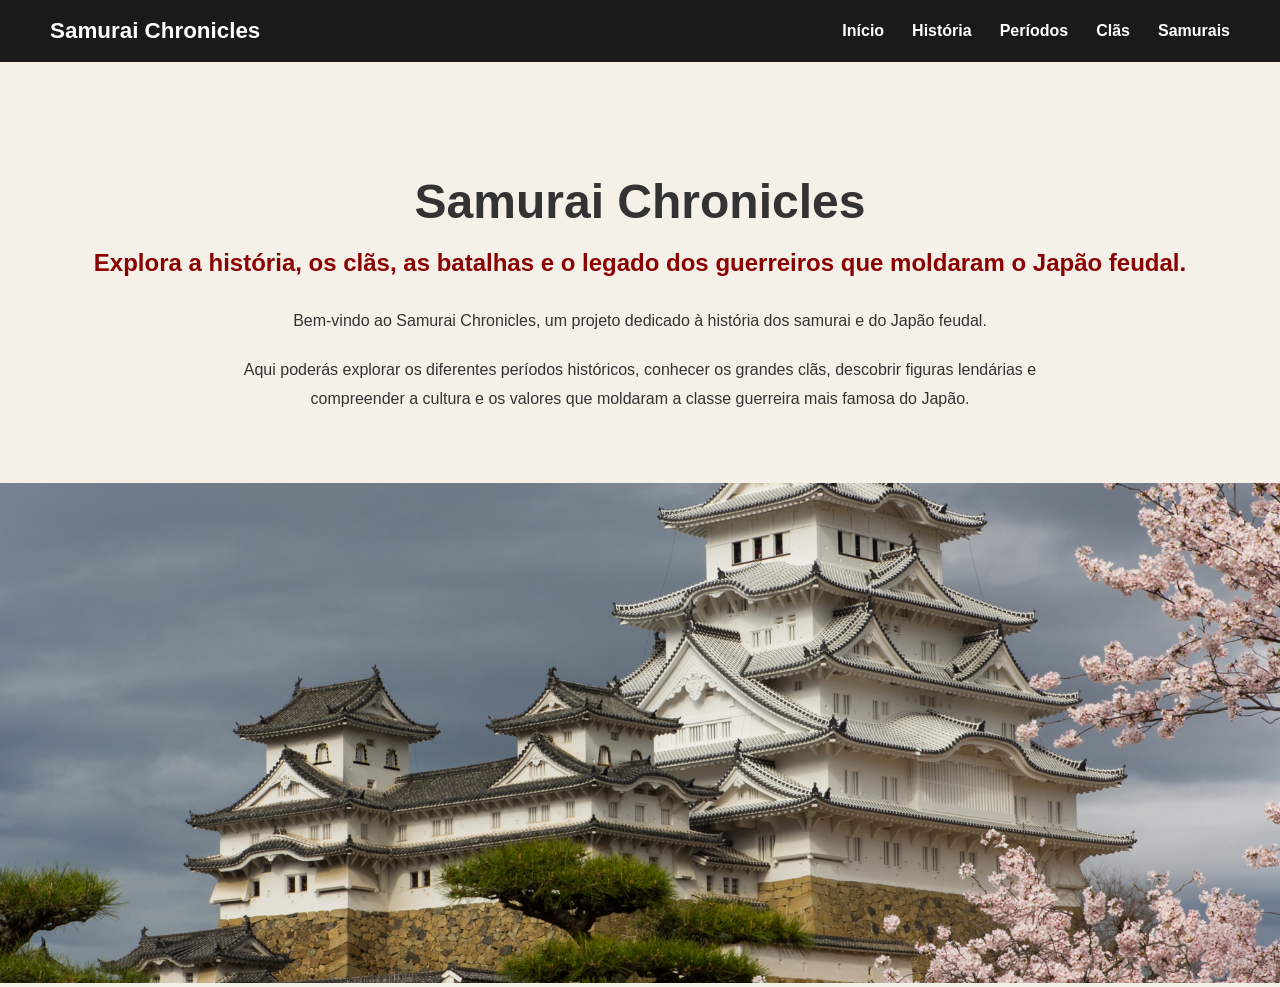
<file: index.html>
<!DOCTYPE html>
<html lang="pt-pt">
<head>
    <meta charset="UTF-8">
    <meta name="viewport" content="width=device-width, initial-scale=1.0">
    <title>Samurai Chronicles</title>
    <link rel="stylesheet" href="css/style.css">
</head>
<body>
    <nav class="navbar">
        <div class="logo">Samurai Chronicles</div> 

        <ul class="nav-links">
            <li><a href="index.html">Início</a></li>
            <li><a href="pages/historia.html">História</a></li>
            <li><a href="pages/periodos.html">Períodos</a></li>
            <li><a href="pages/clas.html">Clãs</a></li>
            <li><a href="pages/samurais.html">Samurais</a></li>
        </ul>
    </nav>
    <header>
        <h1>Samurai Chronicles</h1>
        <h2>Explora a história, os clãs, as batalhas e o legado dos guerreiros que moldaram o Japão feudal.</h2>
           <p> 
            Bem-vindo ao Samurai Chronicles, um projeto dedicado à história dos samurai e do Japão feudal. 
            </p>
            <p>
            Aqui poderás explorar os diferentes períodos históricos, conhecer os grandes clãs, 
            descobrir figuras lendárias e compreender a cultura e os valores que moldaram a classe guerreira mais famosa do Japão.
            </p>
            
    </header>
    <img src="images/castelo_samurai.jpg" alt="Castelo Japonês" class="hero-image">
</body
</html>
</file>
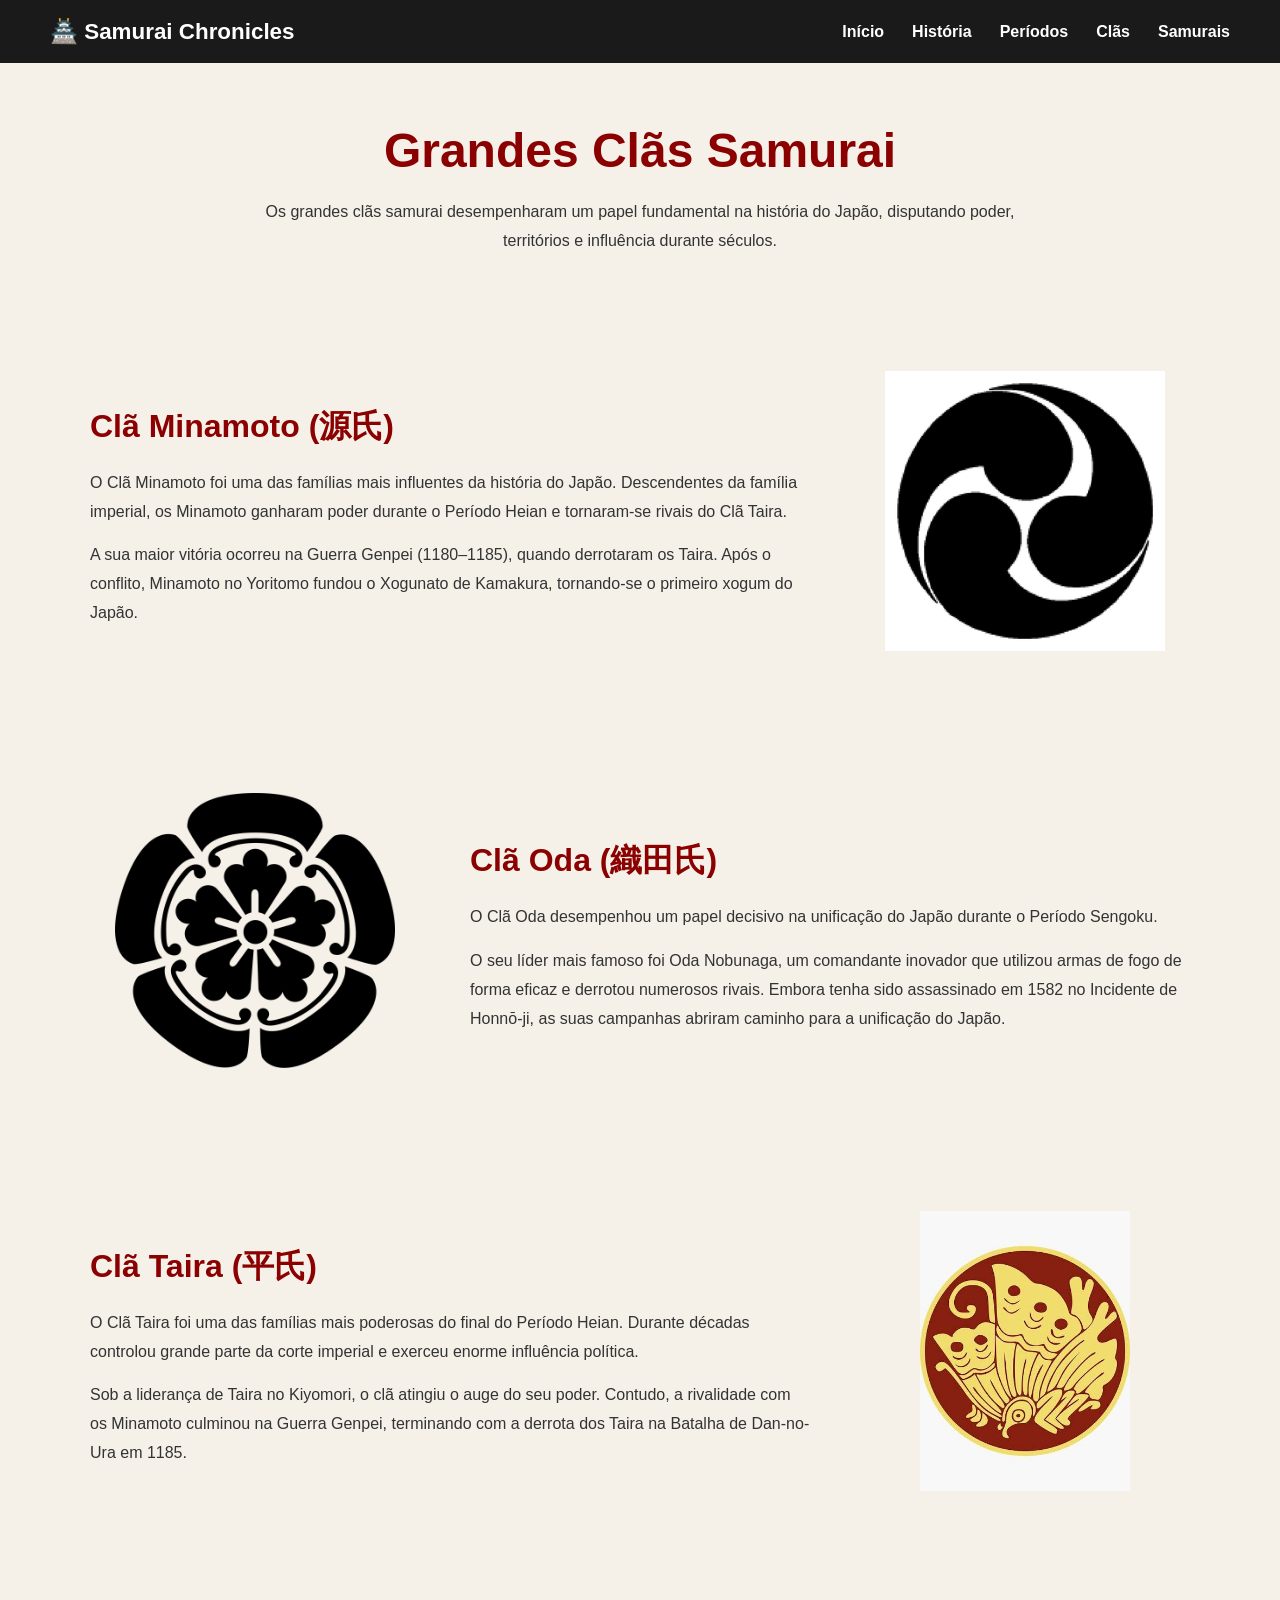
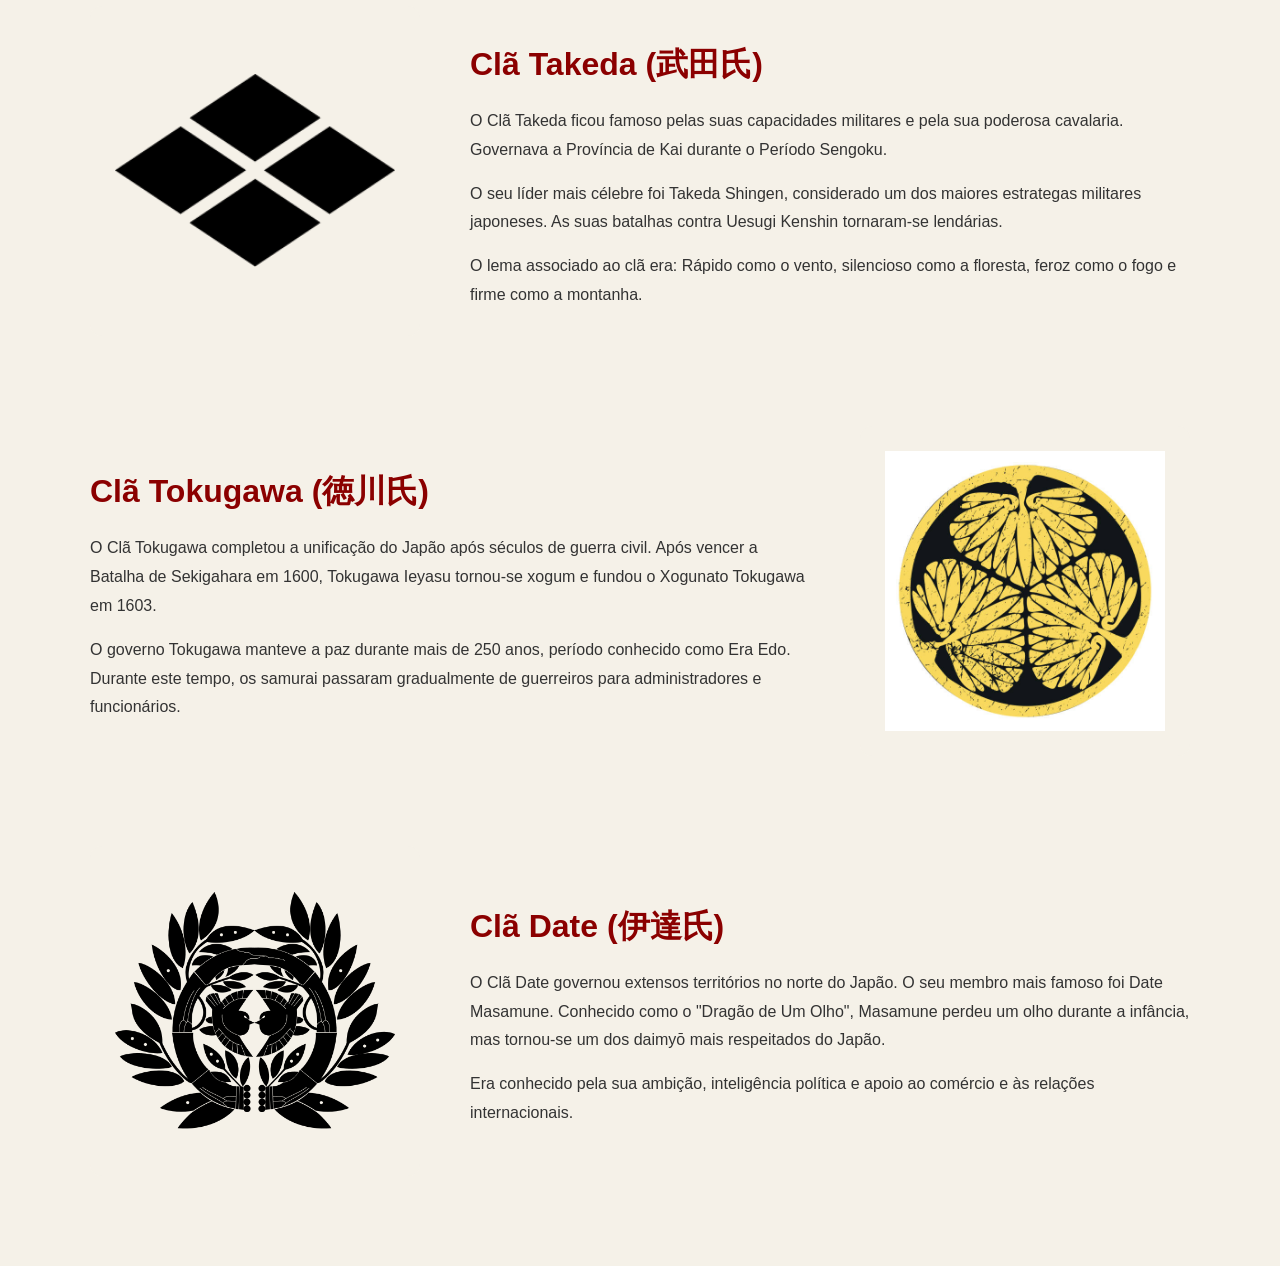
<file: pages/clas.html>
<!DOCTYPE html>
<html lang="pt">
<head>
    <meta charset="UTF-8">
    <meta name="viewport" content="width=device-width, initial-scale=1.0">
    <title>Clãs </title>
    <link rel="stylesheet" href="../css/style.css">
</head>
<body>
    <nav class="navbar">
        <a href="../index.html" class="logo">🏯 Samurai Chronicles</a>

        <ul class="nav-links">
            <li><a href="../index.html">Início</a></li>
            <li><a href="../pages/historia.html">História</a></li>
            <li><a href="../pages/periodos.html">Períodos</a></li>
            <li><a href="../pages/clas.html">Clãs</a></li>
            <li><a href="../pages/samurais.html">Samurais</a></li>
        </ul>
    </nav>

    <h1 class="page-title">Grandes Clãs Samurai</h1>

<p class="intro">
    Os grandes clãs samurai desempenharam um papel fundamental na história do Japão,
    disputando poder, territórios e influência durante séculos.
</p>

<section class="cla">
    <img src="../images/miyamoto_mon.png" alt="Clã Minamoto">

    <div class="cla-info">
        <h2>Clã Minamoto (源氏)</h2>

        <p>
           O Clã Minamoto foi uma das famílias mais influentes da história do Japão. Descendentes da família imperial, os Minamoto ganharam poder durante o Período Heian e tornaram-se rivais do Clã Taira.
        </p>

        <p>
            A sua maior vitória ocorreu na Guerra Genpei (1180–1185), quando derrotaram os Taira. Após o conflito, Minamoto no Yoritomo fundou o Xogunato de Kamakura, tornando-se o primeiro xogum do Japão.
        </p>
    </div>
</section>

<section class="cla">
    <img src="../images/Oda_mon.png" alt="Clã Oda">

    <div class="cla-info">
        <h2>Clã Oda (織田氏)</h2>
        <p>
            O Clã Oda desempenhou um papel decisivo na unificação do Japão durante o Período Sengoku.
        </p>

        <p>
            O seu líder mais famoso foi Oda Nobunaga, um comandante inovador que utilizou armas de fogo de forma eficaz e derrotou numerosos rivais.

            Embora tenha sido assassinado em 1582 no Incidente de Honnō-ji, as suas campanhas abriram caminho para a unificação do Japão.
        </p>
    </div>
</section>

<section class="cla">
    <img src="../images/taira_mon.jpeg" alt="Clã Taira">

    <div class="cla-info">
        <h2>Clã Taira (平氏)</h2>
        <p>
            O Clã Taira foi uma das famílias mais poderosas do final do Período Heian. Durante décadas controlou grande parte da corte imperial e exerceu enorme influência política.
        </p>

        <p>
            Sob a liderança de Taira no Kiyomori, o clã atingiu o auge do seu poder. Contudo, a rivalidade com os Minamoto culminou na Guerra Genpei, terminando com a derrota dos Taira na Batalha de Dan-no-Ura em 1185.
        </p>

    </div>
</section>

<section class="cla">
    <img src="../images/Takeda_mon.png" alt="Clã Takeda">

    <div class="cla-info">
        <h2>Clã Takeda (武田氏)</h2>

        <p>
            O Clã Takeda ficou famoso pelas suas capacidades militares e pela sua poderosa cavalaria. Governava a Província de Kai durante o Período Sengoku.
        </p>

        <p>
            O seu líder mais célebre foi Takeda Shingen, considerado um dos maiores estrategas militares japoneses. As suas batalhas contra Uesugi Kenshin tornaram-se lendárias.
        </p>

        <p>
            O lema associado ao clã era:
            Rápido como o vento, silencioso como a floresta, feroz como o fogo e firme como a montanha.
        </p>
    </div>
</section>

<section class="cla">
    <img src="../images/Tokugawa_mon.jpg" alt="Clã Tokugawa">

    <div class="cla-info">
        <h2>Clã Tokugawa (徳川氏)</h2>
        <p>
            O Clã Tokugawa completou a unificação do Japão após séculos de guerra civil.

            Após vencer a Batalha de Sekigahara em 1600, Tokugawa Ieyasu tornou-se xogum e fundou o Xogunato Tokugawa em 1603.
        </p>

        <p>
            O governo Tokugawa manteve a paz durante mais de 250 anos, período conhecido como Era Edo. Durante este tempo, os samurai passaram gradualmente de guerreiros para administradores e funcionários.
        </p>
    </div>
</section>

<section class="cla">
    <img src="../images/Date_mon.png" alt="Clã Date">

    <div class="cla-info">
        <h2>Clã Date (伊達氏)</h2>
        <p>
            O Clã Date governou extensos territórios no norte do Japão. O seu membro mais famoso foi Date Masamune.

            Conhecido como o "Dragão de Um Olho", Masamune perdeu um olho durante a infância, mas tornou-se um dos daimyō mais respeitados do Japão.
        </p>

        <p>
            Era conhecido pela sua ambição, inteligência política e apoio ao comércio e às relações internacionais.
        </p>
    </div>
</section>
</body>
</html>
</file>
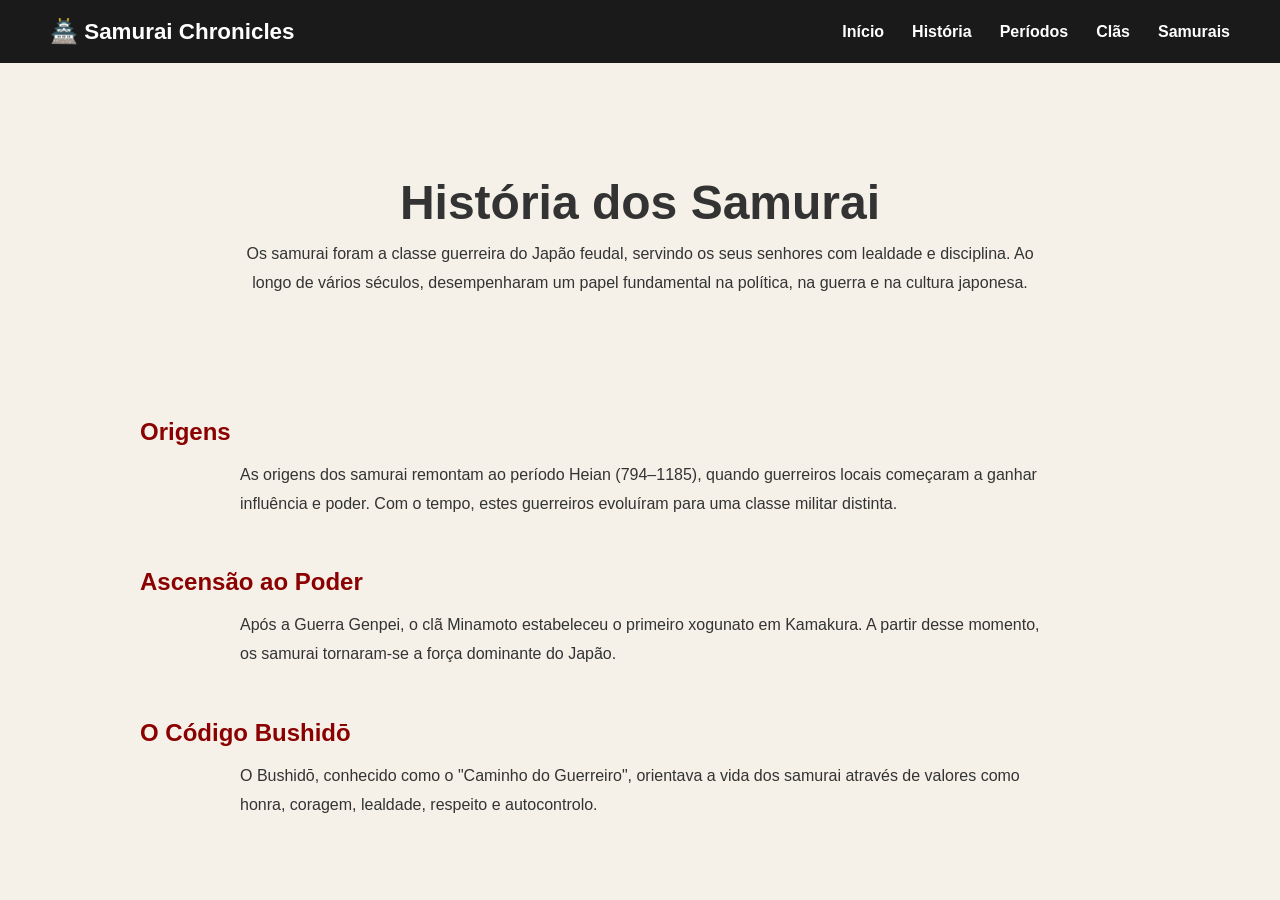
<file: pages/historia.html>
<!DOCTYPE html>
<html lang="pt">
<head>
    <meta charset="UTF-8">
    <meta name="viewport" content="width=device-width, initial-scale=1.0">
    <title>História dos Samurai - Samurai Chronicles</title>

    <link rel="stylesheet" href="../css/style.css">
</head>
<body>

<nav class="navbar">
    <a href="../index.html" class="logo">🏯 Samurai Chronicles</a>

    <ul class="nav-links">
        <li><a href="../index.html">Início</a></li>
        <li><a href="historia.html">História</a></li>
        <li><a href="periodos.html">Períodos</a></li>
        <li><a href="clas.html">Clãs</a></li>
        <li><a href="samurais.html">Samurais</a></li>
    </ul>
</nav>

<header>
    <h1>História dos Samurai</h1>

    <p>
        Os samurai foram a classe guerreira do Japão feudal, servindo os seus senhores com lealdade e disciplina. Ao longo de vários séculos, desempenharam um papel fundamental na política, na guerra e na cultura japonesa.
    </p>
</header>

<main>
    <section>
        <h2>Origens</h2>

        <p>
            As origens dos samurai remontam ao período Heian (794–1185), quando guerreiros locais começaram a ganhar influência e poder. Com o tempo, estes guerreiros evoluíram para uma classe militar distinta.
        </p>
    </section>

    <section>
        <h2>Ascensão ao Poder</h2>

        <p>
            Após a Guerra Genpei, o clã Minamoto estabeleceu o primeiro xogunato em Kamakura. A partir desse momento, os samurai tornaram-se a força dominante do Japão.
        </p>
    </section>

    <section>
        <h2>O Código Bushidō</h2>

        <p>
            O Bushidō, conhecido como o "Caminho do Guerreiro", orientava a vida dos samurai através de valores como honra, coragem, lealdade, respeito e autocontrolo.
        </p>
    </section>
</main>

</body>
</html>
</file>
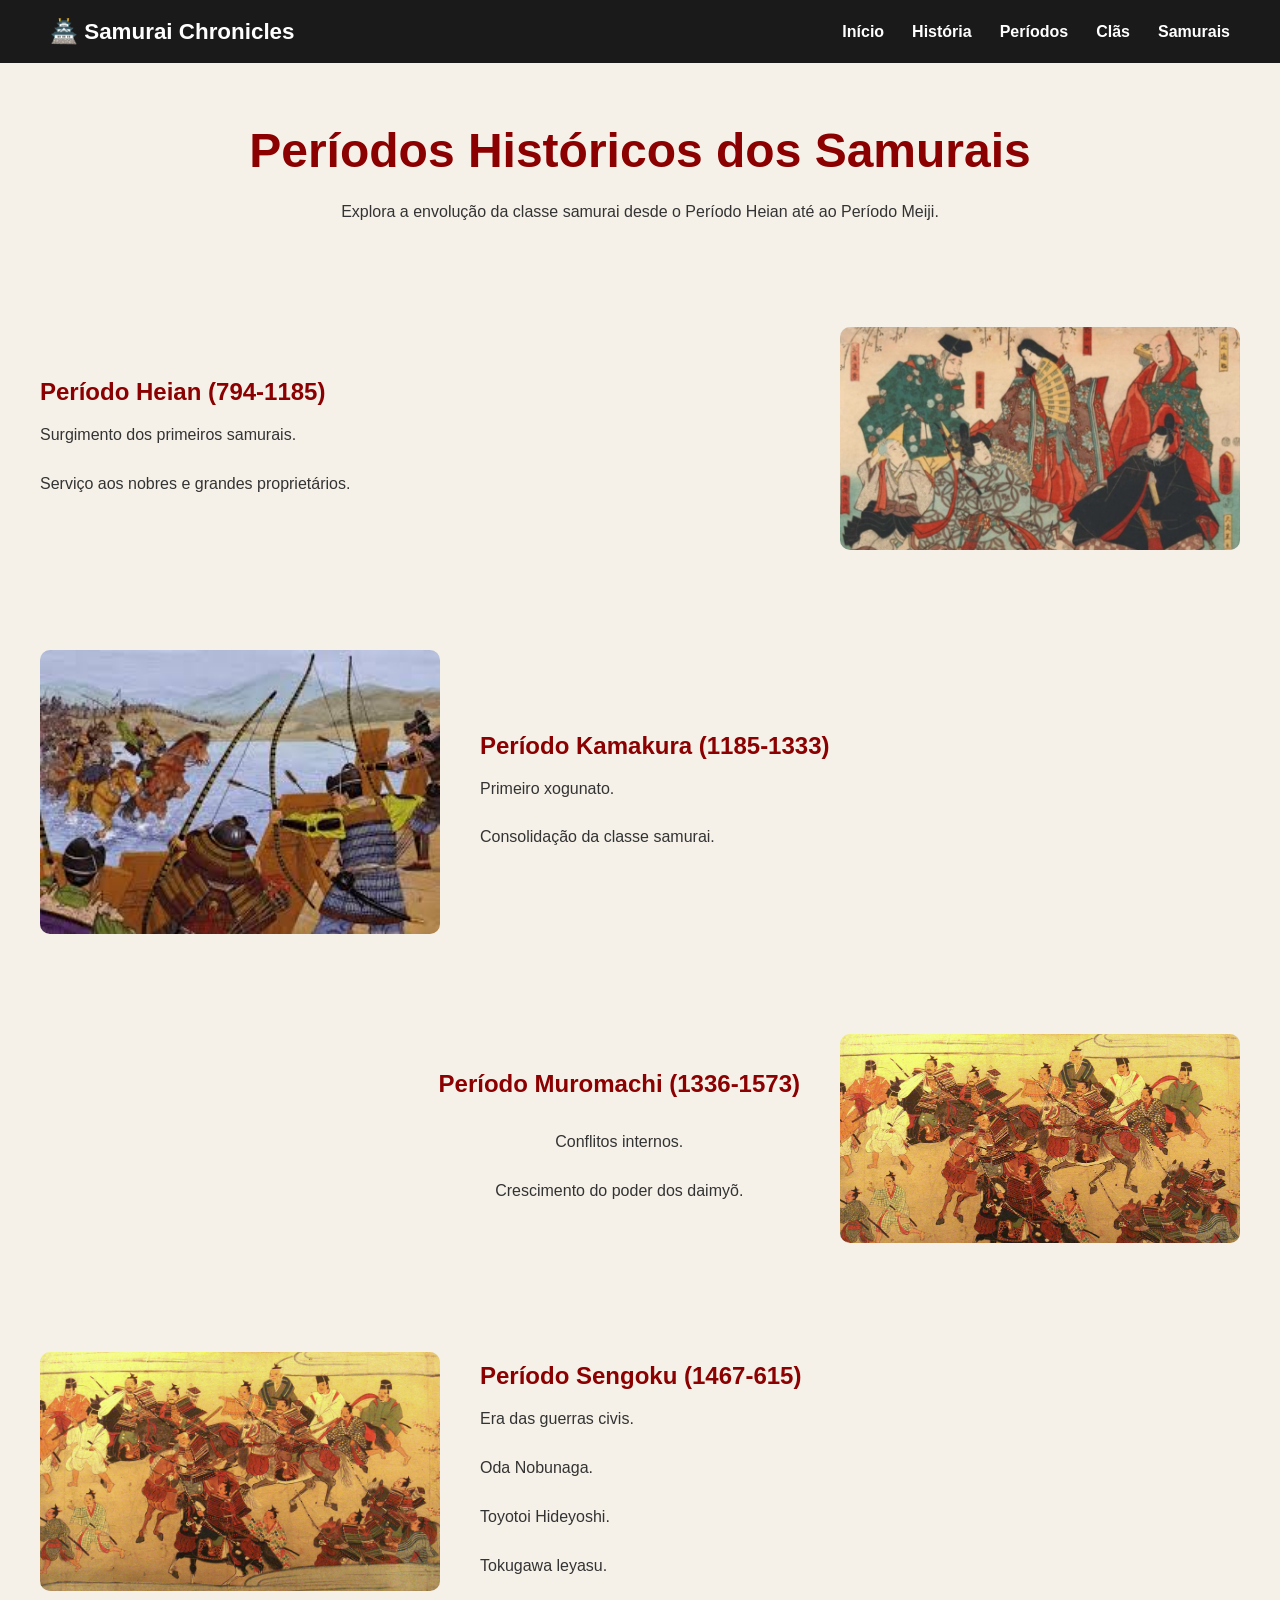
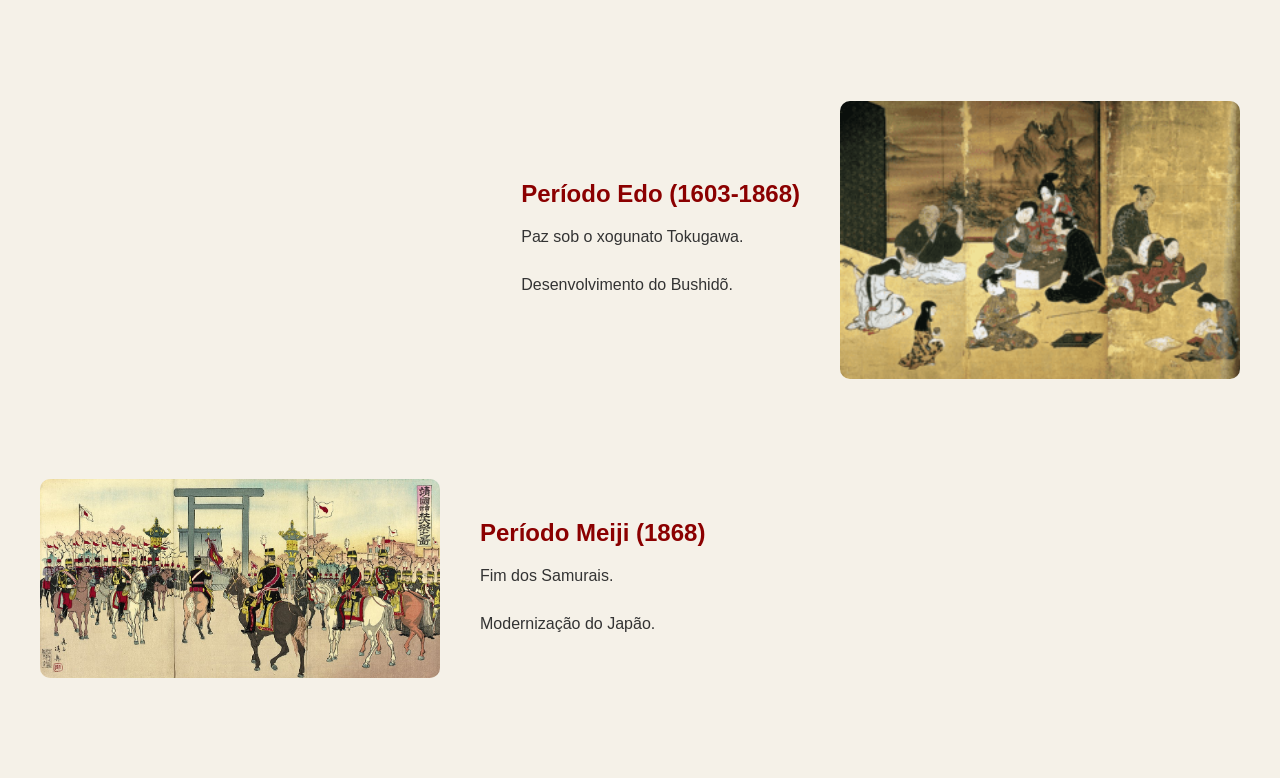
<file: pages/periodos.html>
<!DOCTYPE html>
<html lang="pt">
<head>
    <meta charset="UTF-8">
    <meta name="viewport" content="width=device-width, initial-scale=1.0">
    <title>Períodos </title>
    <link rel="stylesheet" href="../css/style.css">
</head>
<body>

    <nav class="navbar">
        <a href="../index.html" class="logo">🏯 Samurai Chronicles</a>

        <ul class="nav-links">
            <li><a href="../index.html">Início</a></li>
            <li><a href="../pages/historia.html">História</a></li>
            <li><a href="../pages/periodos.html">Períodos</a></li>
            <li><a href="../pages/clas.html">Clãs</a></li>
            <li><a href="../pages/samurais.html">Samurais</a></li>
        </ul>
    </nav>

    <h1 class="page-title">Períodos Históricos dos Samurais</h1>
    <p class="intro">
        Explora a envolução da classe samurai desde o Período Heian até ao Período Meiji.
    </p>

    <section class="periodo">
        <img src="../images/heian.png" alt="Período Heian">

        <div class="periodo-info">
            <h2>Período Heian (794-1185)</h2>
            <p>Surgimento dos primeiros samurais.</p>
            <p>Serviço aos nobres e grandes proprietários.</p>
        </div>
    </section>

    <section class="periodo">
        <img src="../images/Kamakura.jpeg" alt="Período Kamakura">

        <div class="periodo_info">
            <h2>Período Kamakura (1185-1333)</h2>
            <p>Primeiro xogunato.</p>
            <p>Consolidação da classe samurai.</p>
        </div>
    </section>

    <sectio class="periodo">
        <img src="../images/Muromachi.jpg" alt="Período Muromachi">

        <div class="periodo_info">
            <h2>Período Muromachi (1336-1573)</h2>
            <p>Conflitos internos.</p>
            <p>Crescimento do poder dos daimyõ.</p>
        </div>
    </sectio>

    <section class="periodo">
        <img src="../images/Sengoku.jpg" alt="Período Sengoku">

        <div class="periodo_info">
            <h2>Período Sengoku (1467-615)</h2>
            <p>Era das guerras civis.</p>
            <p>Oda Nobunaga.</p>
            <p>Toyotoi Hideyoshi.</p>
            <p>Tokugawa leyasu.</p>
        </div>
    </section>

    <section class="periodo">
        <img src="../images/Edo.png" alt="Período Edo">

        <div class="periodo_info">
            <h2>Período Edo (1603-1868)</h2>
            <p>Paz sob o xogunato Tokugawa.</p>
            <p>Desenvolvimento do Bushidõ.</p>
        </div>
    </section>

    <section class="periodo">
        <img src="../images/Meiji.jpg" alt="Período Meiji">

        <div class="periodo_info">
            <h2>Período Meiji (1868)</h2>
            <p>Fim dos Samurais.</p>
            <p>Modernização do Japão.</p>
        </div>
    </section>
</body>
</html>
</file>
<file: css/style.css>
body {
    font-family: Arial, sans-serif;
    background-color: #f5f1e8;
    color: #333;
    margin: 0;
}

header {
    text-align: center;
    padding: 50px 20px;
    padding-top: 80px;
}

h1 {
    font-size: 3rem;
    margin-bottom: 10px;
}

h2 {
    font-size: 1.5rem;
    color: #8b0000;
    margin-bottom: 30px;
}

p {
    max-width: 800px;
    margin: 0 auto 20px auto;
    line-height: 1.8;
    text-align: center;
}

.hero-image {
    width: 100%;
    height: 500px;
    object-fit: cover;
}

.navbar {
    background-color: #1a1a1a;
    color: white;
    display: flex;
    justify-content: space-between;
    align-items: center;
    padding: 18px 50px;
    position: sticky;
    top: 0;
    z-index: 1000;
}

.logo {
    color: white;
    text-decoration: none;
    font-size: 1.4rem;
    font-weight: bold;
}

.nav-links {
    list-style: none;
    display: flex;
    gap: 28px;
    margin: 0;
    padding: 0;
}

.nav-links a {
    color: white;
    text-decoration: none;
    font-weight: 600;
    position: relative;
}

.nav-links a::after {
    content: "";
    width: 0;
    height: 2px;
    background-color: #c0392b;
    position: absolute;
    left: 0;
    bottom: -6px;
    transition: width 0.3s ease;
}

.nav-links a:hover::after {
    width: 100%;
}

.nav-links a:hover {
    color: #c0392b;
}

@media (max-width: 768px) {
    .navbar {
        flex-direction: column;
        padding: 20px;
        gap: 15px;
    }

    .nav-links {
        flex-direction: column;
        text-align: center;
        gap: 15px;
    }
}

main {
    max-width: 1000px;
    margin: 50px auto;
    padding: 0 20px;
}

section {
    margin-bottom: 50px;
}

section h2 {
    color: #8b0000;
    margin-bottom: 15px;
}

section p {
    text-align: left;
}

.section-image {
    width: 100%;
    max-width: 900px;
    height: auto;
    display: block;
    margin: 30px auto;
    border-radius: 10px;
}

.home-cards {
    max-width: 1100px;
    margin: 60px auto;
    display: flex;
    gap: 30px;
    padding: 0 30px;
}

.card {
    background-color: #ffffff;
    padding: 30px;
    border-radius: 12px;
    box-shadow: 0 4px 15px rgba(0, 0, 0, 0.15);
    flex: 1;
}

.card h3 {
    color: #8b0000;
    margin-bottom: 15px;
}

.card p {
    text-align: left;
    line-height: 1.6;
}

.card a {
    display: inline-block;
    margin-top: 15px;
    color: #8b0000;
    font-weight: bold;
    text-decoration: none;
}

.periodo {
    display: flex;
    align-items: center;
    gap: 40px;
    max-width: 1200px;
    margin: 100px auto;
}

.periodo img {
    width: 400px;
    border-radius: 10px;
}

.periodo-info {
    flex: 1;
}

.periodo:nth-child(even) {
    flex-direction: row-reverse;
}

.page-title {
    text-align: center;
    margin: 60px 0 20px;
    font-size: 3rem;
    color: #8b0000;
}

.intro {
    text-align: center;
    max-width: 800px;
    margin: 0 auto 80px;
    line-height: 1.8;
}

.cla {
    display: flex;
    align-items: center;
    gap: 50px;
    max-width: 1100px;
    margin: 90px auto;
    padding: 0 30px;
}

.cla:nth-child(even) {
    flex-direction: row-reverse;
}

.cla img {
    width: 280px;
    height: 280px;
    object-fit: contain;
    background-color: #f5f1e8;
    padding: 25px;
    border-radius: 12px;
}

.cla-info {
    flex: 1;
}

.cla-info h2 {
    color: #8b0000;
    font-size: 2rem;
    margin-bottom: 20px;
}

.cla-info p {
    text-align: left;
    line-height: 1.8;
    margin-bottom: 15px;
}

.cla-details {
    background-color: #f5f1e8;
    border-left: 5px solid #8b0000;
    padding: 15px 20px;
    margin-top: 20px;
    border-radius: 6px;
}

.cla-details p {
    margin: 6px 0;
}
</file>
